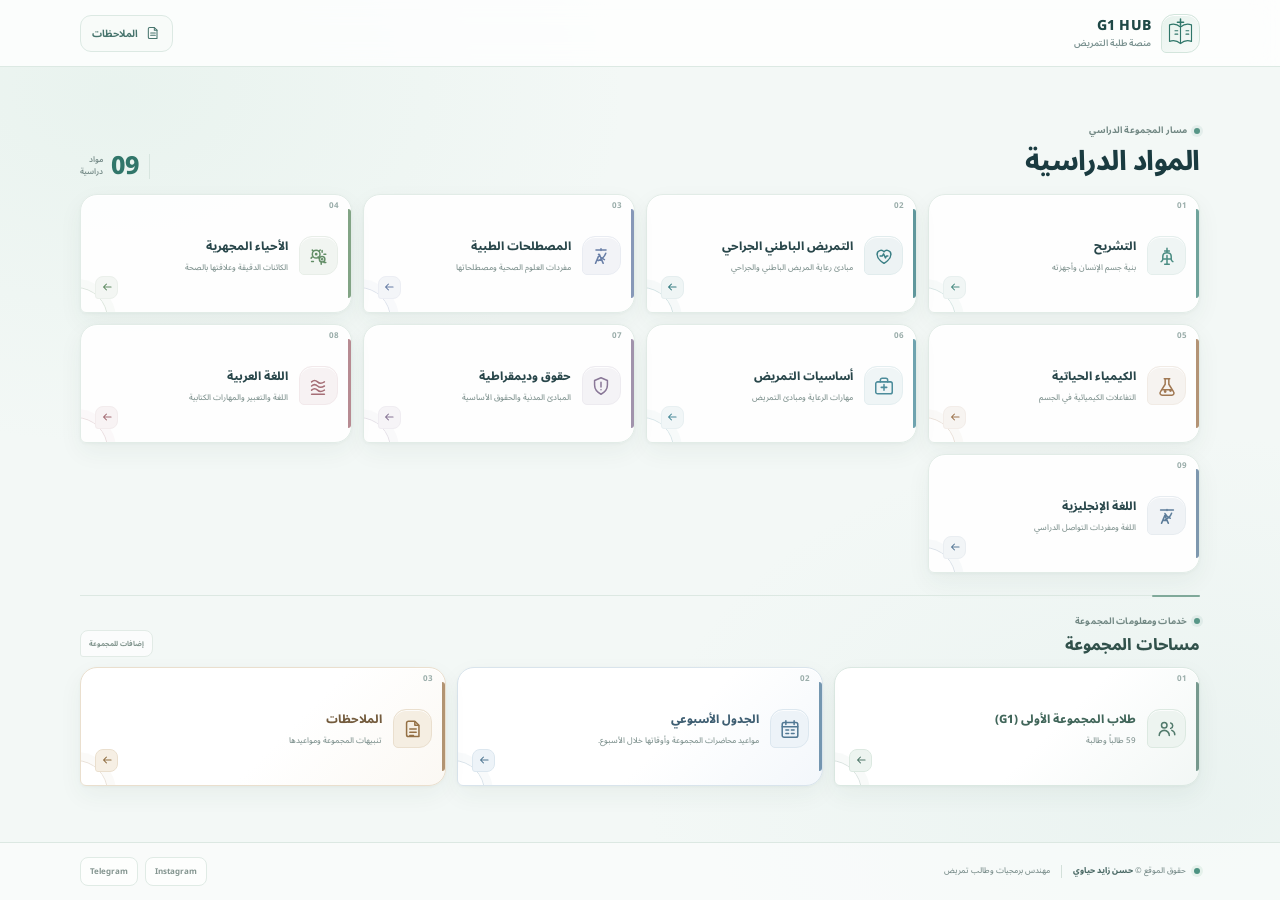
<file: index.html>
<!doctype html>
<html lang="ar" dir="rtl">
<head>
  <meta charset="utf-8">
  <meta name="viewport" content="width=device-width, initial-scale=1">
  <meta name="theme-color" content="#f3f8f6">
  <meta name="description" content="منصة دراسية منظمة لطلاب مجموعة التمريض G1.">
  <title>G1 HUB — المواد الدراسية</title>
  <link rel="stylesheet" href="css/style.css">
  <script src="js/data.js" defer></script>
  <script src="js/app.js" defer></script>
</head>
<body class="home-page" data-page="home">
  <header class="site-header">
    <div class="header-inner">
      <a class="brand" href="index.html" aria-label="G1 HUB — الرئيسية">
        <span class="brand-mark" aria-hidden="true">
          <svg viewBox="0 0 48 48" fill="none"><path d="M8 11.5c6.2-2.2 11.4-.9 16 3.1 4.6-4 9.8-5.3 16-3.1v24c-6.2-2.2-11.4-.9-16 3.1-4.6-4-9.8-5.3-16-3.1v-24Z"/><path d="M24 15v23.5M16 20h4m-4 5h4m12-5h4m-4 5h4"/><path class="brand-cross" d="M24 3v9m-4.5-4.5h9"/></svg>
        </span>
        <span class="brand-copy"><strong data-group-name>G1 HUB</strong><small data-group-tagline>منصة طلبة التمريض</small></span>
      </a>
      <a class="header-note-link" href="notes.html"><span class="note-link-icon" aria-hidden="true"><svg viewBox="0 0 24 24"><path d="M7 3.75h7l4 4v12.5H7a2 2 0 0 1-2-2v-12.5a2 2 0 0 1 2-2Z"/><path d="M14 4v4h4M8.5 12h7m-7 3.5h7"/></svg></span>الملاحظات</a>
    </div>
  </header>

  <main class="home-main">
    <section class="course-section" aria-labelledby="courses-title">
      <div class="section-heading compact-heading">
        <div><p class="eyebrow"><span></span> مسار المجموعة الدراسي</p><h1 id="courses-title">المواد الدراسية</h1></div>
        <p class="course-count"><strong id="course-count">09</strong><span>مواد<br>دراسية</span></p>
      </div>
      <nav class="course-grid" id="course-grid" aria-label="المواد الدراسية"></nav>
    </section>
    <section class="group-tools-section" aria-labelledby="group-tools-title">
      <div class="group-tools-heading"><div><p class="eyebrow"><span></span> خدمات ومعلومات المجموعة</p><h2 id="group-tools-title">مساحات المجموعة</h2></div><span class="group-tools-note">إضافات للمجموعة</span></div>
      <nav class="course-grid group-tools-grid" id="group-tools-grid" aria-label="خدمات المجموعة"></nav>
    </section>
  </main>

  <footer class="site-footer">
    <div class="footer-inner">
      <div class="footer-owner"><span class="footer-dot" aria-hidden="true"></span><span>حقوق الموقع © <b data-owner-name>حسن زايد حياوي</b></span><i></i><span data-owner-role>مهندس برمجيات وطالب تمريض</span></div>
      <nav class="footer-socials" id="footer-socials" aria-label="حسابات صاحب الموقع"></nav>
    </div>
  </footer>
</body>
</html>
</file>
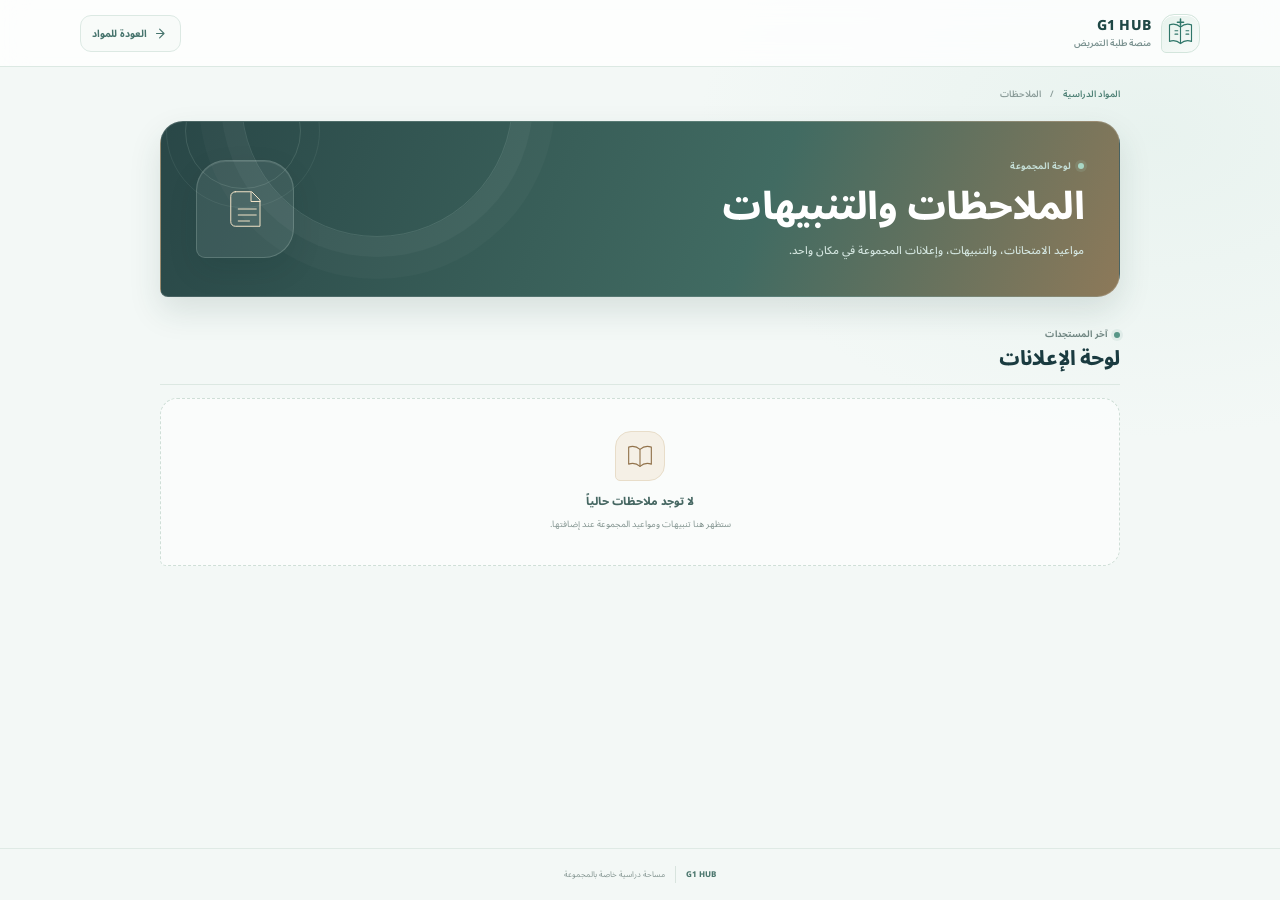
<file: notes.html>
<!doctype html>
<html lang="ar" dir="rtl">
<head>
  <meta charset="utf-8">
  <meta name="viewport" content="width=device-width, initial-scale=1">
  <meta name="theme-color" content="#f3f8f6">
  <meta name="description" content="لوحة ملاحظات وتنبيهات مجموعة التمريض G1.">
  <title>ملاحظات المجموعة — G1 HUB</title>
  <link rel="stylesheet" href="css/style.css">
  <script src="js/data.js" defer></script>
  <script src="js/app.js" defer></script>
</head>
<body class="inner-page" data-page="notes">
  <header class="site-header">
    <div class="header-inner">
      <a class="brand" href="index.html" aria-label="G1 HUB — الرئيسية">
        <span class="brand-mark" aria-hidden="true"><svg viewBox="0 0 48 48" fill="none"><path d="M8 11.5c6.2-2.2 11.4-.9 16 3.1 4.6-4 9.8-5.3 16-3.1v24c-6.2-2.2-11.4-.9-16 3.1-4.6-4-9.8-5.3-16-3.1v-24Z"/><path d="M24 15v23.5M16 20h4m-4 5h4m12-5h4m-4 5h4"/><path class="brand-cross" d="M24 3v9m-4.5-4.5h9"/></svg></span>
        <span class="brand-copy"><strong data-group-name>G1 HUB</strong><small data-group-tagline>منصة طلبة التمريض</small></span>
      </a>
      <a class="back-link" href="index.html"><svg viewBox="0 0 24 24" aria-hidden="true"><path d="M15 5 8 12l7 7M9 12h11"/></svg><span>العودة للمواد</span></a>
    </div>
  </header>
  <main class="inner-main notes-main">
    <nav class="breadcrumb" aria-label="مسار الصفحة"><a href="index.html">المواد الدراسية</a><span aria-hidden="true">/</span><span>الملاحظات</span></nav>
    <section class="subject-banner notes-banner" aria-labelledby="notes-title">
      <div class="subject-banner-copy"><p class="eyebrow"><span></span> لوحة المجموعة</p><h1 id="notes-title">الملاحظات والتنبيهات</h1><p class="subject-description">مواعيد الامتحانات، والتنبيهات، وإعلانات المجموعة في مكان واحد.</p></div>
      <div class="subject-banner-symbol" aria-hidden="true"><svg viewBox="0 0 64 64"><path d="M19 9h22l11 11v35H19a6 6 0 0 1-6-6V15a6 6 0 0 1 6-6Z"/><path d="M40 10v12h12M23 32h24M23 40h24M23 48h15"/></svg></div>
      <span class="banner-orbit orbit-one" aria-hidden="true"></span><span class="banner-orbit orbit-two" aria-hidden="true"></span>
    </section>
    <section class="lectures-section" aria-labelledby="notice-list-title">
      <div class="inner-section-title"><div><p class="eyebrow"><span></span> آخر المستجدات</p><h2 id="notice-list-title">لوحة الإعلانات</h2></div></div>
      <div class="notice-list" id="notice-list"></div>
      <div class="empty-panel" id="notes-empty" hidden><span class="empty-book notice-empty-icon" aria-hidden="true"><svg viewBox="0 0 48 48"><path d="M8 11.5c6.2-2.2 11.4-.9 16 3.1 4.6-4 9.8-5.3 16-3.1v24c-6.2-2.2-11.4-.9-16 3.1-4.6-4-9.8-5.3-16-3.1v-24Z"/><path d="M24 15v23.5"/></svg></span><strong>لا توجد ملاحظات حالياً</strong><p>ستظهر هنا تنبيهات ومواعيد المجموعة عند إضافتها.</p></div>
    </section>
  </main>
  <footer class="inner-footer"><a href="index.html">G1 HUB</a><span>مساحة دراسية خاصة بالمجموعة</span></footer>
</body>
</html>
</file>
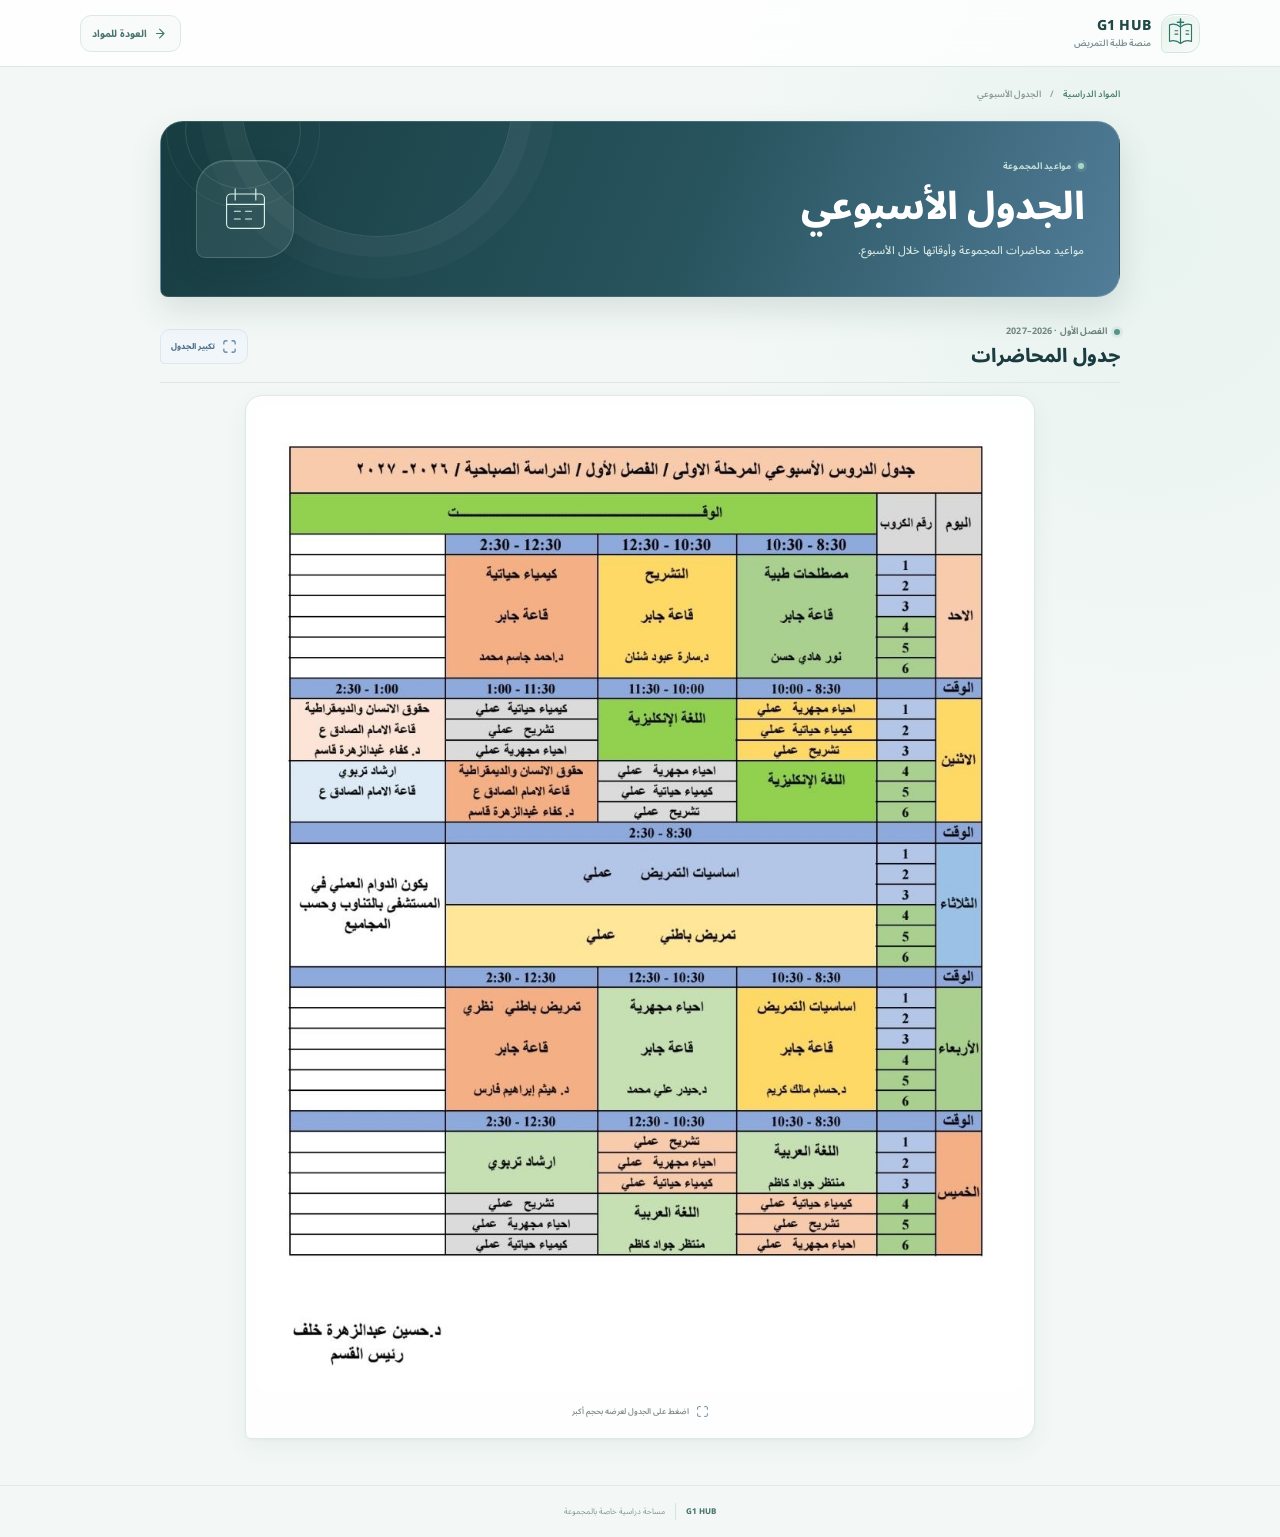
<file: schedule.html>
<!doctype html>
<html lang="ar" dir="rtl">
<head>
  <meta charset="utf-8">
  <meta name="viewport" content="width=device-width, initial-scale=1">
  <meta name="theme-color" content="#f3f8f6">
  <meta name="description" content="الجدول الأسبوعي لمحاضرات مجموعة التمريض G1.">
  <title>الجدول الأسبوعي — G1 HUB</title>
  <link rel="stylesheet" href="css/style.css">
  <script src="js/data.js" defer></script>
  <script src="js/app.js" defer></script>
</head>
<body class="inner-page" data-page="schedule">
  <header class="site-header">
    <div class="header-inner">
      <a class="brand" href="index.html" aria-label="G1 HUB — الرئيسية">
        <span class="brand-mark" aria-hidden="true"><svg viewBox="0 0 48 48" fill="none"><path d="M8 11.5c6.2-2.2 11.4-.9 16 3.1 4.6-4 9.8-5.3 16-3.1v24c-6.2-2.2-11.4-.9-16 3.1-4.6-4-9.8-5.3-16-3.1v-24Z"/><path d="M24 15v23.5M16 20h4m-4 5h4m12-5h4m-4 5h4"/><path class="brand-cross" d="M24 3v9m-4.5-4.5h9"/></svg></span>
        <span class="brand-copy"><strong data-group-name>G1 HUB</strong><small data-group-tagline>منصة طلبة التمريض</small></span>
      </a>
      <a class="back-link" href="index.html"><svg viewBox="0 0 24 24" aria-hidden="true"><path d="M15 5 8 12l7 7M9 12h11"/></svg><span>العودة للمواد</span></a>
    </div>
  </header>
  <main class="inner-main schedule-main">
    <nav class="breadcrumb" aria-label="مسار الصفحة"><a href="index.html">المواد الدراسية</a><span aria-hidden="true">/</span><span>الجدول الأسبوعي</span></nav>
    <section class="subject-banner schedule-banner" aria-labelledby="schedule-title">
      <div class="subject-banner-copy"><p class="eyebrow"><span></span> مواعيد المجموعة</p><h1 id="schedule-title">الجدول الأسبوعي</h1><p class="subject-description" data-schedule-description>مواعيد محاضرات المجموعة وأوقاتها خلال الأسبوع.</p></div>
      <div class="subject-banner-symbol" aria-hidden="true"><svg viewBox="0 0 64 64"><rect x="10" y="14" width="44" height="40" rx="5"/><path d="M20 8v13m24-13v13M10 26h44M19 34h7m6 0h7m-20 9h7m6 0h7"/></svg></div>
      <span class="banner-orbit orbit-one" aria-hidden="true"></span><span class="banner-orbit orbit-two" aria-hidden="true"></span>
    </section>
    <section class="schedule-view-section" aria-labelledby="schedule-image-title">
      <div class="schedule-view-heading"><div><p class="eyebrow"><span></span> الفصل الأول · 2026–2027</p><h2 id="schedule-image-title">جدول المحاضرات</h2></div><button class="schedule-zoom-button" id="schedule-image-open" type="button"><svg viewBox="0 0 24 24" aria-hidden="true"><path d="M8 3H5a2 2 0 0 0-2 2v3m13-5h3a2 2 0 0 1 2 2v3M3 16v3a2 2 0 0 0 2 2h3m13-5v3a2 2 0 0 1-2 2h-3"/></svg><span>تكبير الجدول</span></button></div>
      <figure class="schedule-image-card">
        <button class="schedule-image-open" type="button" id="schedule-image-open-secondary" aria-label="تكبير صورة الجدول الأسبوعي">
          <img id="schedule-preview-image" alt="صورة الجدول الأسبوعي لمحاضرات المجموعة" loading="eager">
        </button>
        <figcaption><span class="schedule-image-mark" aria-hidden="true"><svg viewBox="0 0 24 24"><path d="M8 3H5a2 2 0 0 0-2 2v3m13-5h3a2 2 0 0 1 2 2v3M3 16v3a2 2 0 0 0 2 2h3m13-5v3a2 2 0 0 1-2 2h-3"/></svg></span><span>اضغط على الجدول لعرضه بحجم أكبر</span></figcaption>
      </figure>
    </section>
    <dialog class="schedule-dialog" id="schedule-dialog" aria-labelledby="schedule-dialog-title">
      <div class="schedule-dialog-bar"><strong id="schedule-dialog-title">الجدول الأسبوعي</strong><button id="schedule-dialog-close" type="button" aria-label="إغلاق الجدول"><svg viewBox="0 0 24 24"><path d="m6 6 12 12M18 6 6 18"/></svg></button></div>
      <img id="schedule-dialog-image" alt="الجدول الأسبوعي لمحاضرات المجموعة بحجم مكبر">
    </dialog>
  </main>
  <footer class="inner-footer"><a href="index.html">G1 HUB</a><span>مساحة دراسية خاصة بالمجموعة</span></footer>
</body>
</html>
</file>
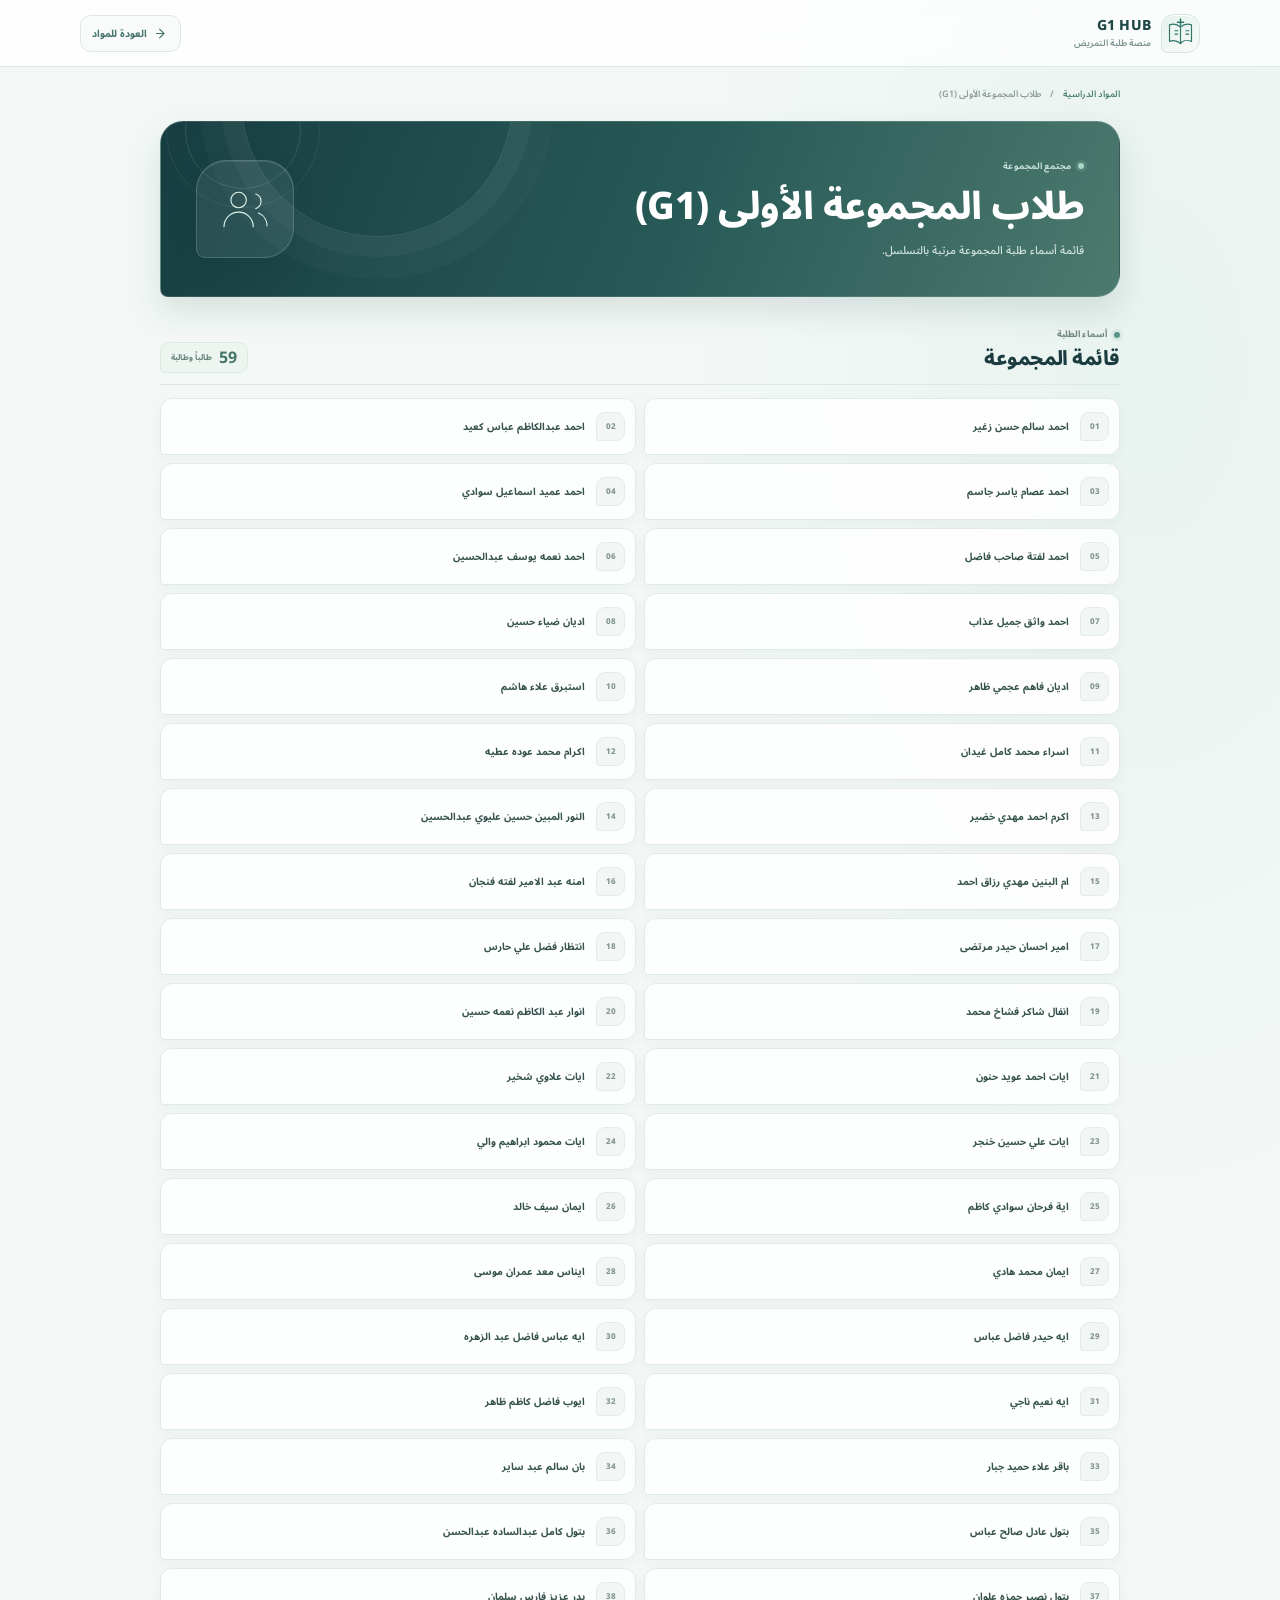
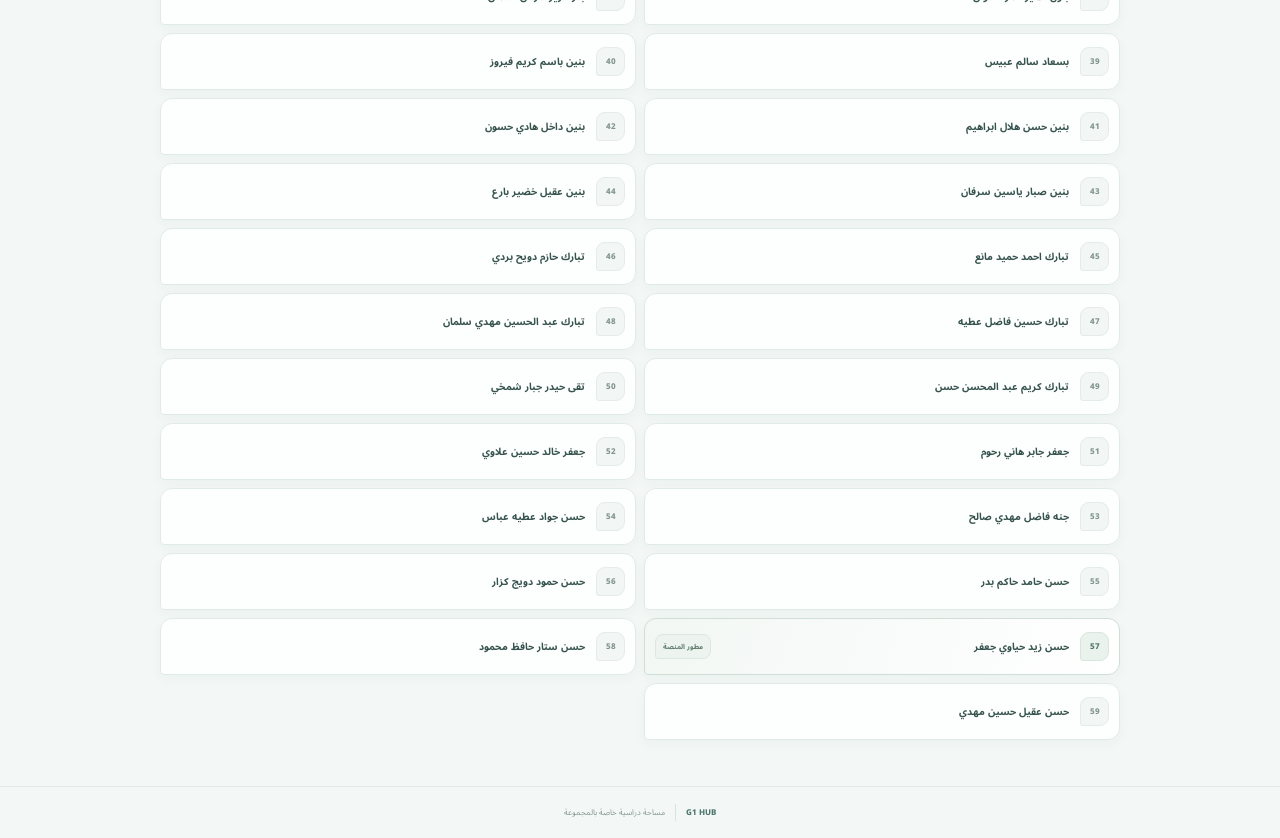
<file: students.html>
<!doctype html>
<html lang="ar" dir="rtl">
<head>
  <meta charset="utf-8">
  <meta name="viewport" content="width=device-width, initial-scale=1">
  <meta name="theme-color" content="#f3f8f6">
  <meta name="description" content="قائمة طلاب المجموعة الأولى G1 في منصة G1 HUB.">
  <title>طلاب المجموعة الأولى (G1) — G1 HUB</title>
  <link rel="stylesheet" href="css/style.css">
  <script src="js/data.js" defer></script>
  <script src="js/app.js" defer></script>
</head>
<body class="inner-page" data-page="students">
  <header class="site-header">
    <div class="header-inner">
      <a class="brand" href="index.html" aria-label="G1 HUB — الرئيسية">
        <span class="brand-mark" aria-hidden="true"><svg viewBox="0 0 48 48" fill="none"><path d="M8 11.5c6.2-2.2 11.4-.9 16 3.1 4.6-4 9.8-5.3 16-3.1v24c-6.2-2.2-11.4-3.1-16 3.1-4.6-4-9.8-5.3-16-3.1v-24Z"/><path d="M24 15v23.5M16 20h4m-4 5h4m12-5h4m-4 5h4"/><path class="brand-cross" d="M24 3v9m-4.5-4.5h9"/></svg></span>
        <span class="brand-copy"><strong data-group-name>G1 HUB</strong><small data-group-tagline>منصة طلبة التمريض</small></span>
      </a>
      <a class="back-link" href="index.html"><svg viewBox="0 0 24 24" aria-hidden="true"><path d="M15 5 8 12l7 7M9 12h11"/></svg><span>العودة للمواد</span></a>
    </div>
  </header>
  <main class="inner-main students-main">
    <nav class="breadcrumb" aria-label="مسار الصفحة"><a href="index.html">المواد الدراسية</a><span aria-hidden="true">/</span><span>طلاب المجموعة الأولى (G1)</span></nav>
    <section class="subject-banner students-banner" aria-labelledby="students-title">
      <div class="subject-banner-copy"><p class="eyebrow"><span></span> مجتمع المجموعة</p><h1 id="students-title">طلاب المجموعة الأولى (G1)</h1><p class="subject-description">قائمة أسماء طلبة المجموعة مرتبة بالتسلسل.</p></div>
      <div class="subject-banner-symbol" aria-hidden="true"><svg viewBox="0 0 64 64"><circle cx="24" cy="21" r="9"/><path d="M7 52a17 17 0 0 1 34 0M44 14a9 9 0 0 1 0 17m3 5a16 16 0 0 1 10 15"/></svg></div>
      <span class="banner-orbit orbit-one" aria-hidden="true"></span><span class="banner-orbit orbit-two" aria-hidden="true"></span>
    </section>
    <section class="students-section" aria-labelledby="student-list-title">
      <div class="inner-section-title"><div><p class="eyebrow"><span></span> أسماء الطلبة</p><h2 id="student-list-title">قائمة المجموعة</h2></div><span class="student-total"><strong id="student-count">00</strong><span>طالباً وطالبة</span></span></div>
      <ol class="student-list" id="student-list" aria-label="أسماء طلاب المجموعة الأولى"></ol>
    </section>
  </main>
  <footer class="inner-footer"><a href="index.html">G1 HUB</a><span>مساحة دراسية خاصة بالمجموعة</span></footer>
</body>
</html>
</file>
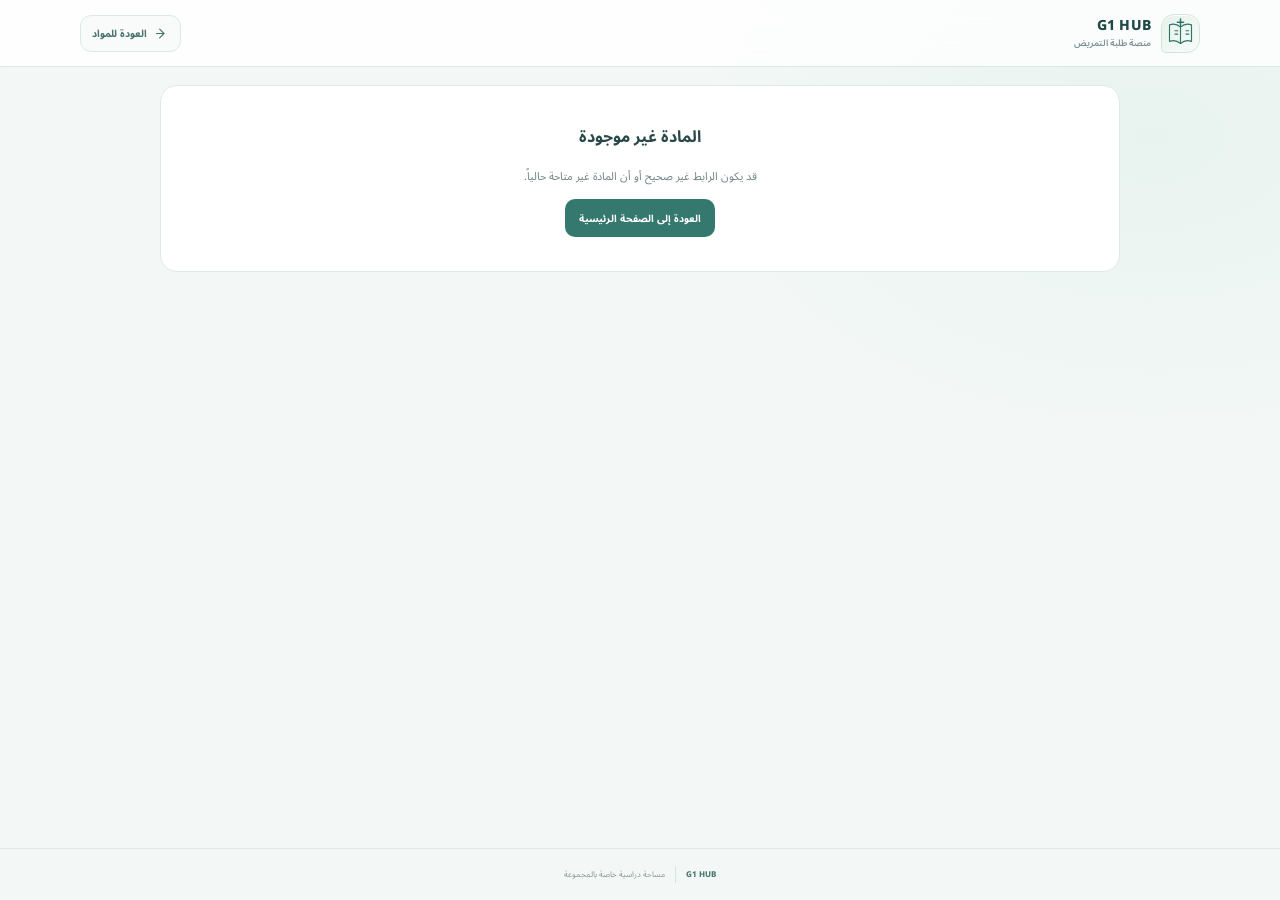
<file: subject.html>
<!doctype html>
<html lang="ar" dir="rtl">
<head>
  <meta charset="utf-8">
  <meta name="viewport" content="width=device-width, initial-scale=1">
  <meta name="theme-color" content="#f3f8f6">
  <meta name="description" content="صفحة المادة الدراسية ومحاضراتها في منصة G1 HUB.">
  <title>المادة الدراسية — G1 HUB</title>
  <link rel="stylesheet" href="css/style.css">
  <script src="js/data.js" defer></script>
  <script src="js/app.js" defer></script>
</head>
<body class="inner-page" data-page="subject">
  <header class="site-header">
    <div class="header-inner">
      <a class="brand" href="index.html" aria-label="G1 HUB — الرئيسية">
        <span class="brand-mark" aria-hidden="true"><svg viewBox="0 0 48 48" fill="none"><path d="M8 11.5c6.2-2.2 11.4-.9 16 3.1 4.6-4 9.8-5.3 16-3.1v24c-6.2-2.2-11.4-.9-16 3.1-4.6-4-9.8-5.3-16-3.1v-24Z"/><path d="M24 15v23.5M16 20h4m-4 5h4m12-5h4m-4 5h4"/><path class="brand-cross" d="M24 3v9m-4.5-4.5h9"/></svg></span>
        <span class="brand-copy"><strong data-group-name>G1 HUB</strong><small data-group-tagline>منصة طلبة التمريض</small></span>
      </a>
      <a class="back-link" href="index.html"><svg viewBox="0 0 24 24" aria-hidden="true"><path d="M15 5 8 12l7 7M9 12h11"/></svg><span>العودة للمواد</span></a>
    </div>
  </header>

  <main class="inner-main" id="subject-content">
    <nav class="breadcrumb" aria-label="مسار الصفحة"><a href="index.html">المواد الدراسية</a><span id="subject-parent-divider" aria-hidden="true" hidden>/</span><a id="subject-parent-link" hidden></a><span aria-hidden="true">/</span><span id="subject-breadcrumb">المادة</span></nav>
    <section class="subject-banner" id="subject-banner" aria-labelledby="subject-title">
      <div class="subject-banner-copy"><p class="eyebrow"><span></span> مساحة المادة الدراسية</p><h1 id="subject-title">المادة الدراسية</h1><p id="subject-description" class="subject-description"></p></div>
      <div class="subject-banner-symbol" id="subject-icon" aria-hidden="true"></div>
      <span class="banner-orbit orbit-one" aria-hidden="true"></span><span class="banner-orbit orbit-two" aria-hidden="true"></span>
    </section>
    <section class="rights-resource" id="rights-resource" hidden aria-label="كتاب وفهرست الحقوق والديمقراطية">
      <article class="rights-book-card">
        <span class="rights-book-icon" aria-hidden="true"><svg viewBox="0 0 48 48"><path d="M8 11.5c6.2-2.2 11.4-.9 16 3.1 4.6-4 9.8-5.3 16-3.1v24c-6.2-2.2-11.4-.9-16 3.1-4.6-4-9.8-5.3-16-3.1v-24Z"/><path d="M24 15v23.5M16 20h4m-4 5h4m12-5h4m-4 5h4"/></svg></span>
        <div class="rights-book-copy"><span class="rights-book-kicker">الكتاب الكامل · PDF</span><h2>تحميل كتاب الحقوق والديمقراطية كامل</h2><p>النسخة الكاملة للكتاب بصيغة PDF.</p></div>
        <a class="rights-download-button" id="rights-book-download" href="#" download><span>تحميل الكتاب</span><svg viewBox="0 0 24 24" aria-hidden="true"><path d="M12 3v12m-5-5 5 5 5-5M5 17v3h14v-3"/></svg></a>
      </article>
      <details class="rights-toc-panel" id="rights-toc-panel">
        <summary class="rights-toc-trigger"><span class="toc-trigger-icon" aria-hidden="true"><svg viewBox="0 0 24 24"><path d="M8 5h12M8 12h12M8 19h12M3.5 5h.01M3.5 12h.01M3.5 19h.01"/></svg></span><span class="toc-trigger-copy"><strong>فهرست الكتاب</strong><small>باب ← فصل ← مبحث</small></span><span class="toc-trigger-action">عرض الفهرست<svg viewBox="0 0 24 24" aria-hidden="true"><path d="m6 9 6 6 6-6"/></svg></span></summary>
        <div class="rights-toc-tree" id="rights-toc-tree"></div>
      </details>
    </section>
    <section class="subject-options" id="subject-options" hidden aria-labelledby="subject-options-title">
      <div class="inner-section-title"><div><p class="eyebrow"><span></span> أقسام المادة</p><h2 id="subject-options-title">اختر القسم</h2></div></div>
      <div class="subject-option-list" id="subject-option-list"></div>
    </section>
    <section class="single-resource" id="single-resource" hidden aria-labelledby="single-resource-title">
      <article class="single-resource-card">
        <span class="single-resource-icon" aria-hidden="true"><svg viewBox="0 0 48 48"><path d="M8 11.5c6.2-2.2 11.4-.9 16 3.1 4.6-4 9.8-5.3 16-3.1v24c-6.2-2.2-11.4-.9-16 3.1-4.6-4-9.8-5.3-16-3.1v-24Z"/><path d="M24 15v23.5M16 20h4m-4 5h4m12-5h4m-4 5h4"/></svg></span>
        <div class="single-resource-copy"><span class="single-resource-kicker" id="single-resource-kicker">ملف المادة</span><h2 id="single-resource-title">تحميل الملف</h2><p id="single-resource-description"></p></div>
        <a class="single-resource-download" id="single-resource-download" href="#" download><svg viewBox="0 0 24 24" aria-hidden="true"><path d="M12 3v12m-5-5 5 5 5-5M5 17v3h14v-3"/></svg><span>تحميل الملف</span></a>
      </article>
    </section>
    <section class="lectures-section" aria-labelledby="lectures-title">
      <div class="inner-section-title"><div><p class="eyebrow"><span></span> المحتوى الدراسي</p><h2 id="lectures-title">المحاضرات</h2></div><span class="lecture-total" id="lecture-count">0 محاضرات</span></div>
      <div class="lecture-list" id="lecture-list"></div>
      <div class="empty-panel" id="lecture-empty" hidden><span class="empty-book" aria-hidden="true"><svg viewBox="0 0 48 48"><path d="M8 11.5c6.2-2.2 11.4-.9 16 3.1 4.6-4 9.8-5.3 16-3.1v24c-6.2-2.2-11.4-.9-16 3.1-4.6-4-9.8-5.3-16-3.1v-24Z"/><path d="M24 15v23.5"/></svg></span><strong>لا توجد محاضرات مضافة حالياً</strong><p>ستظهر المحاضرات هنا عند إضافتها إلى بيانات المادة.</p></div>
    </section>
    <div class="missing-panel" id="subject-missing" hidden><strong>المادة غير موجودة</strong><p>قد يكون الرابط غير صحيح أو أن المادة غير متاحة حالياً.</p><a class="primary-link" href="index.html">العودة إلى الصفحة الرئيسية</a></div>
  </main>

  <footer class="inner-footer"><a href="index.html">G1 HUB</a><span>مساحة دراسية خاصة بالمجموعة</span></footer>
</body>
</html>
</file>
<file: css/style.css>
@import url('https://fonts.googleapis.com/css2?family=Noto+Sans+Arabic:wght@400;500;600;700;800&display=swap');

:root {
  color-scheme: light;
  --ink: #18363c;
  --muted: #6e8382;
  --soft-muted: #8fa19e;
  --paper: #f3f8f6;
  --white: #fff;
  --line: #dfeae5;
  --teal: #34786e;
  --teal-dark: #245b54;
  --shadow-card: 0 9px 24px rgba(30, 66, 60, .055), 0 1px 3px rgba(30, 66, 60, .04);
  --font-ar: "Noto Sans Arabic", "Segoe UI", Tahoma, Arial, sans-serif;
}

* { box-sizing: border-box; }
html { min-width: 320px; scroll-behavior: smooth; }
body { min-width: 320px; margin: 0; color: var(--ink); background: var(--paper); font-family: var(--font-ar); -webkit-font-smoothing: antialiased; }
a { color: inherit; }
a:focus-visible { outline: 3px solid rgba(55, 132, 116, .5); outline-offset: 3px; }
svg { width: 1em; height: 1em; display: block; }
[hidden] { display: none !important; }

.site-header { min-height: 66px; position: relative; z-index: 2; background: rgba(255,255,255,.78); border-bottom: 1px solid rgba(215,230,223,.86); backdrop-filter: blur(14px); }
.header-inner { width: min(1120px, calc(100% - 48px)); min-height: 66px; display: flex; align-items: center; justify-content: space-between; gap: 20px; margin-inline: auto; }
.brand { min-width: 0; display: inline-flex; align-items: center; gap: 10px; text-decoration: none; }
.brand-mark { width: 39px; height: 39px; display: grid; flex: 0 0 39px; place-items: center; color: #2f7669; background: linear-gradient(145deg, #e6f2ec, #f8fbf9); border: 1px solid #d3e5dc; border-radius: 13px 13px 13px 5px; box-shadow: inset 0 1px 0 white; }
.brand-mark svg { width: 33px; height: 33px; stroke: currentColor; stroke-width: 1.65; stroke-linecap: round; stroke-linejoin: round; }
.brand-mark .brand-cross { stroke-width: 2.2; }
.brand-copy { min-width: 0; display: grid; gap: 1px; }
.brand-copy strong { color: #1f4846; font-family: var(--font-ar); font-size: 14px; font-weight: 800; letter-spacing: .2px; line-height: 1.4; }
.brand-copy small { color: #7b9290; font-size: 9px; font-weight: 600; line-height: 1.5; }
.header-note-link, .back-link { min-height: 36px; display: inline-flex; align-items: center; justify-content: center; gap: 7px; padding: 7px 11px; color: #47746d; background: #f8fbf9; border: 1px solid #dce9e3; border-radius: 11px; font-size: 10px; font-weight: 700; text-decoration: none; transition: background .18s, border-color .18s, transform .18s; }
.header-note-link:hover, .back-link:hover { background: #edf6f1; border-color: #c2ddd1; transform: translateY(-1px); }
.note-link-icon { display: grid; place-items: center; }
.note-link-icon svg { width: 16px; height: 16px; fill: none; stroke: currentColor; stroke-width: 1.55; stroke-linecap: round; stroke-linejoin: round; }

.home-page { min-height: 100vh; min-height: 100svh; display: flex; flex-direction: column; overflow-x: hidden; background: radial-gradient(ellipse at 9% 10%, rgba(186,220,204,.18), transparent 31%), radial-gradient(ellipse at 92% 88%, rgba(198,223,218,.2), transparent 32%), var(--paper); }
.home-main { width: min(1120px, calc(100% - 48px)); flex: 1 0 auto; display: flex; flex-direction: column; align-items: center; justify-content: center; margin: 0 auto; padding-block: 17px 19px; }
.course-section { width: 100%; }
.section-heading, .inner-section-title { display: flex; align-items: flex-end; justify-content: space-between; gap: 20px; }
.compact-heading { margin-bottom: 13px; }
.eyebrow { display: flex; align-items: center; gap: 7px; margin: 0 0 3px; color: #718783; font-size: 9px; font-weight: 700; letter-spacing: .12px; }
.eyebrow > span { width: 6px; height: 6px; display: inline-block; flex: 0 0 6px; background: #579687; border-radius: 50%; box-shadow: 0 0 0 3px rgba(87,150,135,.1); }
.section-heading h1, .inner-section-title h2 { margin: 0; color: #1a3b40; font-size: clamp(21px, 2.5vw, 27px); font-weight: 800; letter-spacing: -.45px; line-height: 1.4; }
.course-count { display: flex; align-items: center; gap: 8px; margin: 0 1px 2px 0; padding-inline-start: 11px; border-inline-start: 1px solid #d7e5df; }
.course-count strong { color: #31766a; font-family: var(--font-ar); font-size: 25px; font-weight: 800; letter-spacing: -.5px; line-height: 1; }
.course-count span { color: #7a8f8c; font-size: 8px; font-weight: 600; line-height: 1.55; }
.course-grid { display: grid; grid-template-columns: repeat(4, minmax(0, 1fr)); gap: 11px; }
.course-card { min-width: 0; min-height: 119px; position: relative; isolation: isolate; display: grid; grid-template-columns: 40px minmax(0, 1fr) 24px; grid-template-rows: 1fr auto; align-items: center; column-gap: 10px; padding: 18px 13px 13px; overflow: hidden; color: var(--ink); background: rgba(255,255,255,.92); border: 1px solid #e2ece7; border-radius: 17px 17px 17px 6px; box-shadow: var(--shadow-card), inset 0 1px 0 rgba(255,255,255,.94); text-decoration: none; transition: transform .2s ease, box-shadow .2s ease, border-color .2s ease, background .2s ease; }
.course-card::before { content: ""; width: 62px; height: 62px; position: absolute; z-index: -1; inset-inline-end: -37px; bottom: -39px; border: 1px solid color-mix(in srgb, var(--course-accent) 22%, white); border-radius: 50%; box-shadow: 0 0 0 8px color-mix(in srgb, var(--course-accent) 4%, transparent); transition: transform .25s ease; }
.course-card::after { content: ""; width: 3px; position: absolute; inset-block: 14px; inset-inline-start: 0; background: var(--course-accent); border-radius: 0 3px 3px 0; opacity: .8; }
.course-card:hover { z-index: 1; background: #fff; border-color: color-mix(in srgb, var(--course-accent) 37%, white); box-shadow: 0 14px 30px rgba(30,66,60,.11), inset 0 1px 0 white; transform: translateY(-3px); }
.course-card:hover::before { transform: scale(1.22); }
.course-card:active { transform: translateY(-1px); }
.course-index { position: absolute; inset-inline-end: 12px; top: 7px; color: #9aadaa; font-family: var(--font-ar); font-size: 8px; font-weight: 700; direction: ltr; line-height: 1; }
.course-icon { width: 39px; height: 39px; grid-column: 1; grid-row: 1 / 3; display: grid; place-items: center; color: var(--course-accent); background: color-mix(in srgb, var(--course-accent) 9%, white); border: 1px solid color-mix(in srgb, var(--course-accent) 15%, white); border-radius: 13px 13px 13px 5px; box-shadow: inset 0 1px 0 rgba(255,255,255,.85); transition: background .2s ease, transform .2s ease; }
.course-card:hover .course-icon { background: color-mix(in srgb, var(--course-accent) 13%, white); transform: rotate(-3deg); }
.course-icon svg { width: 22px; height: 22px; }
.course-copy { min-width: 0; align-self: center; grid-column: 2; grid-row: 1 / 3; display: grid; gap: 5px; padding-block: 4px; }
.course-copy strong { display: -webkit-box; overflow: hidden; color: #28464a; font-size: 11.5px; font-weight: 800; line-height: 1.65; -webkit-box-orient: vertical; -webkit-line-clamp: 2; }
.course-copy small { display: -webkit-box; overflow: hidden; color: #849693; font-size: 8px; font-weight: 500; line-height: 1.65; -webkit-box-orient: vertical; -webkit-line-clamp: 1; }
.course-arrow { width: 23px; height: 23px; grid-column: 3; grid-row: 1 / 3; display: grid; align-self: end; place-items: center; color: var(--course-accent); background: color-mix(in srgb, var(--course-accent) 8%, white); border: 1px solid color-mix(in srgb, var(--course-accent) 13%, white); border-radius: 8px 8px 8px 3px; transition: color .18s, background .18s, transform .18s; }
.course-arrow svg { width: 14px; height: 14px; transform: rotate(180deg); stroke-width: 1.8; }
.course-card:hover .course-arrow { color: #fff; background: var(--course-accent); transform: translateX(-2px); }
.course-card-notes { background: linear-gradient(135deg, #fff 56%, #fbf8f3); border-color: #eadfce; }
.course-card-notes .course-icon { color: #947044; background: #f5eee2; border-color: #eadfce; }
.course-card-notes .course-copy strong { color: #735b3d; }
.course-card-notes .course-arrow { color: #927044; background: #f6efe4; border-color: #eadfce; }
.course-card-schedule { background: linear-gradient(135deg, #fff 58%, #f3f7fb); border-color: #d9e4ec; }
.course-card-schedule .course-icon { color: #527994; background: #edf3f8; border-color: #dce7ef; }
.course-card-schedule .course-copy strong { color: #3e5e72; }
.course-card-schedule .course-arrow { color: #527994; background: #edf3f8; border-color: #dce7ef; }
.course-card-students { background: linear-gradient(135deg, #fff 58%, #f2f7f5); border-color: #dbe8e2; }
.course-card-students .course-icon { color: #527a6c; background: #edf4f0; border-color: #dce9e1; }
.course-card-students .course-copy strong { color: #41665a; }
.course-card-students .course-arrow { color: #527a6c; background: #edf4f0; border-color: #dce9e1; }
.group-tools-section { width: 100%; position: relative; margin-top: 22px; padding-top: 16px; border-top: 1px solid #dce8e2; }
.group-tools-section::before { content: ""; width: 48px; height: 2px; position: absolute; inset-block-start: -1px; inset-inline-start: 0; background: #80a99a; border-radius: 2px; }
.group-tools-heading { display: flex; align-items: end; justify-content: space-between; gap: 16px; margin-bottom: 10px; }
.group-tools-heading .eyebrow { margin-bottom: 2px; }
.group-tools-heading h2 { margin: 0; color: #31514b; font-size: 16px; font-weight: 800; line-height: 1.5; }
.group-tools-note { padding: 5px 8px; color: #80948d; background: rgba(255,255,255,.66); border: 1px solid #e2ebe6; border-radius: 8px 8px 8px 3px; font-size: 7px; font-weight: 700; white-space: nowrap; }
.group-tools-grid { grid-template-columns: repeat(3, minmax(0, 1fr)); }

.site-footer { width: 100%; min-height: 58px; display: flex; align-items: center; background: rgba(255,255,255,.54); border-top: 1px solid rgba(216,230,223,.86); }
.footer-inner { width: min(1120px, calc(100% - 48px)); display: flex; align-items: center; justify-content: space-between; gap: 16px; margin-inline: auto; padding-block: 9px; }
.footer-owner { min-width: 0; display: flex; align-items: center; gap: 8px; color: #7d908e; font-size: 8px; font-weight: 500; line-height: 1.8; }
.footer-owner b { color: #496864; font-weight: 800; }
.footer-owner i { width: 1px; height: 13px; display: block; margin-inline: 3px; background: #d3e0da; }
.footer-dot { width: 6px; height: 6px; flex: 0 0 6px; background: #4d9382; border-radius: 50%; box-shadow: 0 0 0 3px #e5f1eb; }
.footer-socials { display: flex; align-items: center; gap: 7px; }
.footer-socials a { min-height: 28px; display: inline-flex; align-items: center; padding: 5px 9px; color: #55756e; background: rgba(255,255,255,.74); border: 1px solid #e0ebe5; border-radius: 8px; font-size: 8px; font-weight: 700; text-decoration: none; transition: background .18s, border-color .18s; }
.footer-socials a:hover { background: #edf6f1; border-color: #c9ded4; }
.footer-socials a[aria-disabled="true"] { color: #849590; cursor: default; }

/* Shared subject and notes pages */
.inner-page { min-height: 100vh; min-height: 100svh; display: flex; flex-direction: column; overflow-x: hidden; background: radial-gradient(ellipse at 90% 15%, rgba(189,221,210,.2), transparent 28%), var(--paper); }
.back-link svg { width: 15px; height: 15px; fill: none; stroke: currentColor; stroke-width: 1.8; stroke-linecap: round; stroke-linejoin: round; transform: rotate(180deg); }
.inner-main { width: min(960px, calc(100% - 48px)); flex: 1 0 auto; margin-inline: auto; padding-block: 18px 46px; }
.breadcrumb { display: flex; align-items: center; gap: 9px; margin-bottom: 17px; color: #8a9b98; font-size: 9px; font-weight: 600; }
.breadcrumb a { color: #4e8075; text-decoration: none; }
.breadcrumb a:hover { text-decoration: underline; }
.subject-banner { min-height: 176px; position: relative; isolation: isolate; display: flex; align-items: center; justify-content: space-between; gap: 22px; padding: 29px 35px; overflow: hidden; color: #fff; background: linear-gradient(112deg, #173d41 0%, #275a57 54%, color-mix(in srgb, var(--course-accent, #4b8d83) 78%, #28615a) 100%); border: 1px solid rgba(255,255,255,.14); border-radius: 23px 23px 23px 8px; box-shadow: 0 14px 32px rgba(28,71,65,.13); }
.subject-banner::before { content: ""; width: 270px; height: 270px; position: absolute; z-index: -1; inset-inline-end: 80px; top: -157px; border: 1px solid rgba(234,255,246,.12); border-radius: 50%; box-shadow: 0 0 0 20px rgba(234,255,246,.035), 0 0 0 42px rgba(234,255,246,.025); }
.subject-banner-copy { position: relative; z-index: 1; }
.subject-banner .eyebrow { color: #c5ded6; font-size: 9px; }
.subject-banner .eyebrow > span { background: #a9d7c5; box-shadow: 0 0 0 3px rgba(169,215,197,.14); }
.subject-banner h1 { margin: 3px 0 5px; color: #fff; font-size: clamp(25px, 4vw, 38px); font-weight: 800; letter-spacing: -.5px; line-height: 1.5; }
.subject-description { max-width: 500px; margin: 0; color: #d3e5df; font-size: 11px; font-weight: 500; line-height: 1.9; }
.subject-banner-symbol { width: 98px; height: 98px; position: relative; z-index: 1; display: grid; flex: 0 0 98px; place-items: center; color: #dcf4eb; background: rgba(237,255,246,.08); border: 1px solid rgba(220,244,235,.19); border-radius: 30px 30px 30px 9px; box-shadow: inset 0 1px 0 rgba(255,255,255,.1), 0 12px 30px rgba(9,37,39,.1); }
.subject-banner-symbol > svg { width: 55px; height: 55px; fill: none; stroke: currentColor; stroke-width: 1.3; stroke-linecap: round; stroke-linejoin: round; }
.subject-banner-symbol > svg path:first-child { fill: rgba(236,255,246,.055); }
.subject-banner-symbol > svg .icon-extra { fill: none; }
.banner-orbit { position: absolute; z-index: -1; display: block; border: 1px solid rgba(227,249,239,.12); border-radius: 50%; }
.orbit-one { width: 116px; height: 116px; inset-inline-end: 24px; top: -49px; }
.orbit-two { width: 154px; height: 154px; inset-inline-end: 5px; top: -68px; border-color: rgba(227,249,239,.07); }
.lectures-section { margin-top: 28px; }
.inner-section-title { align-items: end; margin-bottom: 13px; padding-bottom: 11px; border-bottom: 1px solid #dce8e2; }
.inner-section-title h2 { font-size: 20px; }
.inner-section-title .eyebrow { margin-bottom: 1px; }
.lecture-total { padding: 6px 9px; color: #64817b; background: #eaf3ee; border: 1px solid #d9e8df; border-radius: 999px; font-size: 8px; font-weight: 700; white-space: nowrap; }
.lecture-list, .notice-list { display: grid; gap: 9px; }
.lecture-row { min-height: 66px; display: grid; grid-template-columns: 40px minmax(0,1fr) auto; align-items: center; gap: 12px; padding: 10px 13px; background: rgba(255,255,255,.83); border: 1px solid #e0ebe5; border-radius: 13px 13px 13px 5px; box-shadow: 0 4px 14px rgba(30,66,60,.035); }
.lecture-number { width: 34px; height: 34px; display: grid; place-items: center; color: #49786f; background: #eaf4ef; border: 1px solid #d9e9e1; border-radius: 10px 10px 10px 4px; font-size: 10px; font-weight: 800; direction: ltr; }
.lecture-details { min-width: 0; display: grid; gap: 2px; }
.lecture-details strong { overflow-wrap: anywhere; color: #29484a; font-size: 11px; font-weight: 700; line-height: 1.7; }
.lecture-details small { color: #8a9a96; font-size: 8px; line-height: 1.6; }
.lecture-open { width: 31px; height: 31px; display: grid; place-items: center; color: #3d7b6e; background: #eff7f3; border: 1px solid #dfede5; border-radius: 9px 9px 9px 3px; transition: background .18s, color .18s; }
.lecture-open:hover { color: #fff; background: #3d7b6e; }
.lecture-open svg { width: 16px; height: 16px; transform: rotate(180deg); }
.subject-options, .single-resource { margin-top: 25px; }
.subject-option-list { display: grid; grid-template-columns: repeat(2, minmax(0,1fr)); gap: 12px; }
.subject-option-card { min-width: 0; min-height: 98px; position: relative; isolation: isolate; display: grid; grid-template-columns: 42px minmax(0,1fr) 30px; align-items: center; gap: 12px; padding: 16px 15px; overflow: hidden; color: var(--ink); background: rgba(255,255,255,.88); border: 1px solid #e0ebe5; border-radius: 15px 15px 15px 5px; box-shadow: var(--shadow-card); text-decoration: none; transition: transform .2s, border-color .2s, box-shadow .2s; }
.subject-option-card::before { content: ""; width: 76px; height: 76px; position: absolute; z-index: -1; inset-inline-end: -47px; bottom: -49px; border: 1px solid color-mix(in srgb, var(--course-accent) 23%, white); border-radius: 50%; transition: transform .2s; }
.subject-option-card:hover { border-color: color-mix(in srgb, var(--course-accent) 37%, white); box-shadow: 0 11px 25px rgba(30,66,60,.09); transform: translateY(-2px); }
.subject-option-card:hover::before { transform: scale(1.2); }
.subject-option-number { position: absolute; inset-inline-end: 12px; top: 7px; color: #96a7a2; font-family: Arial, sans-serif; font-size: 8px; font-weight: 700; direction: ltr; }
.subject-option-icon { width: 40px; height: 40px; display: grid; place-items: center; color: var(--course-accent); background: color-mix(in srgb, var(--course-accent) 9%, white); border: 1px solid color-mix(in srgb, var(--course-accent) 16%, white); border-radius: 13px 13px 13px 5px; }
.subject-option-icon svg { width: 22px; height: 22px; }
.subject-option-copy { min-width: 0; display: grid; gap: 4px; padding-top: 5px; }
.subject-option-copy strong { color: #2f4b49; font-size: 11px; font-weight: 800; line-height: 1.7; }
.subject-option-copy small { color: #82928d; font-size: 8px; line-height: 1.7; }
.subject-option-arrow { width: 27px; height: 27px; display: grid; place-items: center; color: var(--course-accent); background: color-mix(in srgb, var(--course-accent) 8%, white); border: 1px solid color-mix(in srgb, var(--course-accent) 14%, white); border-radius: 9px 9px 9px 3px; transition: color .18s, background .18s; }
.subject-option-arrow svg { width: 15px; height: 15px; transform: rotate(180deg); }
.subject-option-card:hover .subject-option-arrow { color: #fff; background: var(--course-accent); }
.single-resource-card { min-height: 118px; display: grid; grid-template-columns: 48px minmax(0,1fr) auto; align-items: center; gap: 14px; padding: 17px 18px; background: linear-gradient(110deg, #fff 20%, #f6faf7); border: 1px solid #dce9e2; border-radius: 17px 17px 17px 6px; box-shadow: var(--shadow-card); }
.single-resource-icon { width: 46px; height: 46px; display: grid; place-items: center; color: #598673; background: #eaf4ee; border: 1px solid #dcebe1; border-radius: 14px 14px 14px 5px; }
.single-resource-icon svg { width: 32px; height: 32px; fill: none; stroke: currentColor; stroke-width: 1.6; stroke-linecap: round; stroke-linejoin: round; }
.single-resource-copy { min-width: 0; }
.single-resource-kicker { color: #719183; font-size: 8px; font-weight: 700; }
.single-resource-copy h2 { margin: 2px 0; color: #2b4741; font-size: 13px; font-weight: 800; line-height: 1.7; }
.single-resource-copy p { margin: 0; color: #82928d; font-size: 9px; line-height: 1.75; }
.single-resource-download, .lecture-download-button { min-height: 36px; display: inline-flex; align-items: center; justify-content: center; gap: 7px; padding: 7px 12px; color: #fff; background: #3c7d68; border: 1px solid #36745f; border-radius: 10px 10px 10px 4px; box-shadow: 0 5px 12px rgba(41,104,81,.13); font-size: 9px; font-weight: 800; text-decoration: none; white-space: nowrap; transition: transform .18s, background .18s, box-shadow .18s; }
.single-resource-download:hover, .lecture-download-button:hover { background: #2f6c59; box-shadow: 0 7px 16px rgba(41,104,81,.2); transform: translateY(-1px); }
.single-resource-download svg, .lecture-download-button svg { width: 15px; height: 15px; flex: 0 0 15px; fill: none; stroke: currentColor; stroke-width: 1.8; stroke-linecap: round; stroke-linejoin: round; }
.lecture-download-button { min-width: 80px; min-height: 33px; padding: 6px 9px; font-size: 8px; }
.rights-resource { display: grid; gap: 13px; margin-top: 18px; }
.rights-book-card { min-height: 110px; display: grid; grid-template-columns: 48px minmax(0,1fr) auto; align-items: center; gap: 14px; padding: 16px 18px; background: linear-gradient(110deg, #fff 20%, #fbf9fd); border: 1px solid #e7dfeb; border-radius: 17px 17px 17px 6px; box-shadow: var(--shadow-card); }
.rights-book-icon { width: 46px; height: 46px; display: grid; place-items: center; color: #7c648c; background: #f1ebf5; border: 1px solid #e5dbea; border-radius: 14px 14px 14px 5px; }
.rights-book-icon svg { width: 32px; height: 32px; fill: none; stroke: currentColor; stroke-width: 1.6; stroke-linecap: round; stroke-linejoin: round; }
.rights-book-copy { min-width: 0; }
.rights-book-kicker { color: #94849d; font-size: 8px; font-weight: 700; }
.rights-book-copy h2 { margin: 2px 0; color: #3d3744; font-size: 13px; font-weight: 800; line-height: 1.7; }
.rights-book-copy p { margin: 0; color: #87918f; font-size: 9px; line-height: 1.7; }
.rights-download-button { min-height: 39px; display: inline-flex; align-items: center; justify-content: center; gap: 8px; padding: 8px 13px; color: #fff; background: linear-gradient(135deg, #766187, #604d73); border: 1px solid #70587f; border-radius: 11px 11px 11px 4px; box-shadow: 0 5px 12px rgba(91,70,107,.15); font-size: 9px; font-weight: 800; text-decoration: none; white-space: nowrap; transition: transform .18s, box-shadow .18s, filter .18s; }
.rights-download-button:hover { filter: brightness(1.07); box-shadow: 0 8px 17px rgba(91,70,107,.21); transform: translateY(-1px); }
.rights-download-button svg { width: 16px; height: 16px; flex: 0 0 16px; fill: none; stroke: currentColor; stroke-width: 1.7; stroke-linecap: round; stroke-linejoin: round; }
.rights-toc-panel { overflow: hidden; background: rgba(255,255,255,.77); border: 1px solid #dfe8e3; border-radius: 15px 15px 15px 6px; box-shadow: 0 5px 17px rgba(30,66,60,.035); }
.rights-toc-panel > summary, .toc-door > summary, .toc-chapter > summary { list-style: none; cursor: pointer; }
.rights-toc-panel > summary::-webkit-details-marker, .toc-door > summary::-webkit-details-marker, .toc-chapter > summary::-webkit-details-marker { display: none; }
.rights-toc-trigger { min-height: 66px; display: grid; grid-template-columns: 38px minmax(0,1fr) auto; align-items: center; gap: 11px; padding: 9px 14px; }
.toc-trigger-icon { width: 36px; height: 36px; display: grid; place-items: center; color: #4d7d70; background: #eaf3ee; border: 1px solid #dce9e2; border-radius: 11px 11px 11px 4px; }
.toc-trigger-icon svg { width: 19px; height: 19px; fill: none; stroke: currentColor; stroke-width: 1.7; stroke-linecap: round; }
.toc-trigger-copy { display: grid; gap: 1px; }
.toc-trigger-copy strong { color: #2f4c4a; font-size: 12px; font-weight: 800; }
.toc-trigger-copy small { color: #8a9a95; font-size: 8px; font-weight: 600; }
.toc-trigger-action { display: inline-flex; align-items: center; gap: 6px; padding: 6px 9px; color: #56786e; background: #f4f8f5; border: 1px solid #e1ebe5; border-radius: 9px; font-size: 8px; font-weight: 800; white-space: nowrap; }
.toc-trigger-action svg { width: 14px; height: 14px; fill: none; stroke: currentColor; stroke-width: 1.8; stroke-linecap: round; stroke-linejoin: round; transition: transform .2s; }
.rights-toc-panel[open] .toc-trigger-action svg { transform: rotate(180deg); }
.rights-toc-tree { display: grid; gap: 10px; padding: 0 13px 14px; }
.toc-door { overflow: hidden; background: #fbfcfb; border: 1px solid #e1eae5; border-radius: 12px 12px 12px 5px; }
.toc-door > summary { min-height: 49px; display: grid; grid-template-columns: 25px minmax(0,1fr) 22px; align-items: center; gap: 9px; padding: 8px 11px; color: #35584f; background: linear-gradient(110deg, #f8fbf9, #eef5f0); font-size: 10px; font-weight: 800; line-height: 1.7; }
.toc-door > summary > svg { width: 19px; height: 19px; fill: none; stroke: #598273; stroke-width: 1.55; stroke-linecap: round; stroke-linejoin: round; }
.toc-state-icon { width: 20px; height: 20px; display: grid; place-items: center; color: #5b8174; background: rgba(255,255,255,.74); border: 1px solid #deebe3; border-radius: 7px; font-family: Arial, sans-serif; font-size: 14px; font-weight: 400; line-height: 1; transition: transform .18s, background .18s; }
.toc-door[open] > summary .toc-state-icon, .toc-chapter[open] > summary .toc-state-icon { color: #fff; background: #5c8879; border-color: #5c8879; transform: rotate(45deg); }
.toc-chapter-list { display: grid; gap: 7px; padding: 10px; }
.toc-chapter { overflow: hidden; background: #fff; border: 1px solid #e6ece8; border-radius: 10px 10px 10px 4px; }
.toc-chapter > summary { min-height: 44px; display: grid; grid-template-columns: 26px minmax(0,1fr) 19px; align-items: center; gap: 8px; padding: 7px 9px; color: #405c57; font-size: 9px; font-weight: 700; line-height: 1.75; }
.toc-chapter-number { width: 24px; height: 24px; display: grid; place-items: center; color: #638278; background: #eff5f1; border: 1px solid #e1ebe4; border-radius: 8px 8px 8px 3px; font-family: Arial, sans-serif; font-size: 8px; direction: ltr; }
.toc-chapter-title { min-width: 0; }
.toc-chapter .toc-state-icon { width: 18px; height: 18px; font-size: 13px; }
.toc-mabhath-list { display: grid; gap: 5px; margin: 0; padding: 2px 43px 11px 10px; list-style: none; }
.toc-mabhath-list li { display: grid; grid-template-columns: 70px minmax(0,1fr); align-items: start; gap: 8px; padding: 7px 0; border-top: 1px solid #eef2ef; }
.toc-mabhath-number { width: fit-content; padding: 3px 7px; color: #7a6588; background: #f4eff6; border: 1px solid #ebe3ef; border-radius: 999px; font-size: 7px; font-weight: 800; line-height: 1.6; white-space: nowrap; }
.toc-mabhath-title { color: #667c76; font-size: 9px; font-weight: 600; line-height: 1.85; }
.empty-panel { min-height: 168px; display: flex; flex-direction: column; align-items: center; justify-content: center; padding: 25px; color: #728682; background: rgba(255,255,255,.56); border: 1px dashed #cfdfd7; border-radius: 17px 17px 17px 6px; text-align: center; }
.empty-book { width: 50px; height: 50px; display: grid; place-items: center; margin-bottom: 9px; color: #4f897b; background: #eaf4ef; border: 1px solid #dae9e1; border-radius: 16px 16px 16px 5px; }
.empty-book svg { width: 34px; height: 34px; fill: none; stroke: currentColor; stroke-width: 1.6; stroke-linecap: round; stroke-linejoin: round; }
.empty-panel strong { color: #466762; font-size: 11px; font-weight: 800; }
.empty-panel p { margin: 4px 0 0; color: #859692; font-size: 9px; line-height: 1.8; }
.missing-panel { padding: 34px; background: white; border: 1px solid var(--line); border-radius: 17px; text-align: center; }
.missing-panel strong { color: #29484a; }
.missing-panel p { color: var(--muted); font-size: 11px; }
.primary-link { display: inline-flex; min-height: 38px; align-items: center; padding: 8px 14px; color: white; background: #34786e; border-radius: 10px; font-size: 10px; font-weight: 700; text-decoration: none; }
.inner-footer { min-height: 52px; display: flex; align-items: center; justify-content: center; gap: 10px; color: #869793; border-top: 1px solid #dfeae5; font-size: 8px; }
.inner-footer a { color: #4d786f; font-weight: 800; text-decoration: none; }
.inner-footer span { padding-inline-start: 10px; border-inline-start: 1px solid #d8e4de; }
.notes-banner { --course-accent: #a07b52; background: linear-gradient(112deg, #294747, #416b62 62%, #8d7959); }
.notes-banner .subject-banner-symbol { color: #f5e6c9; }
.notes-banner .subject-banner-symbol > svg { width: 48px; height: 48px; }
.notice-card { padding: 17px 19px; background: rgba(255,255,255,.88); border: 1px solid #e0ebe5; border-inline-start: 3px solid #7a9b8e; border-radius: 13px 13px 13px 5px; box-shadow: 0 4px 14px rgba(30,66,60,.035); }
.notice-exam { border-inline-start-color: #c48b67; }
.notice-alert { border-inline-start-color: #c77370; }
.notice-schedule { border-inline-start-color: #668ca8; }
.notice-meta { display: flex; align-items: center; justify-content: space-between; gap: 10px; margin-bottom: 6px; }
.notice-category { padding: 3px 8px; color: #4e786b; background: #edf5f0; border-radius: 999px; font-size: 8px; font-weight: 800; }
.notice-exam .notice-category { color: #956447; background: #f9f0e7; }
.notice-alert .notice-category { color: #9b5f5c; background: #f9eceb; }
.notice-schedule .notice-category { color: #587a92; background: #ebf2f7; }
.notice-meta time { color: #899994; font-size: 8px; direction: ltr; }
.notice-card h3 { margin: 0; color: #29484a; font-size: 12px; font-weight: 800; line-height: 1.8; }
.notice-card p { margin: 3px 0 0; color: #6f8380; font-size: 10px; line-height: 1.9; white-space: pre-line; }
.notice-empty-icon { color: #92734c; background: #f5f0e6; border-color: #e8ddc9; }
.students-main { max-width: 1000px; }
.students-banner { --course-accent: #578174; }
.students-section { margin-top: 28px; }
.student-total { display: inline-flex; align-items: center; gap: 7px; padding: 6px 10px; color: #69847a; background: #edf5f0; border: 1px solid #dbe9e0; border-radius: 10px 10px 10px 4px; font-size: 8px; font-weight: 700; white-space: nowrap; }
.student-total strong { color: #477767; font-family: var(--font-ar); font-size: 16px; line-height: 1; }
.student-list { display: grid; grid-template-columns: repeat(2, minmax(0, 1fr)); gap: 8px; margin: 0; padding: 0; list-style: none; }
.student-row { min-width: 0; min-height: 57px; display: grid; grid-template-columns: 31px minmax(0, 1fr) auto; align-items: center; gap: 9px; padding: 8px 10px; background: rgba(255,255,255,.88); border: 1px solid #e1ebe6; border-radius: 12px 12px 12px 4px; box-shadow: 0 4px 12px rgba(30,66,60,.035); }
.student-number { width: 29px; height: 29px; display: grid; place-items: center; color: #82958f; background: #f2f6f4; border: 1px solid #e4ece8; border-radius: 9px 9px 9px 3px; font-size: 8px; font-weight: 800; direction: ltr; }
.student-name { min-width: 0; color: #36534d; font-size: 10px; font-weight: 700; line-height: 1.8; overflow-wrap: anywhere; }
.student-row-developer { background: linear-gradient(110deg, #f2f7f4, #fff); border-color: #cfdfd5; }
.student-row-developer .student-number { color: #55776a; background: #eaf2ed; border-color: #d8e6dd; }
.student-role { padding: 4px 7px; color: #648071; background: #edf4ef; border: 1px solid #dce8df; border-radius: 8px 8px 8px 3px; font-size: 7px; font-weight: 700; white-space: nowrap; }
.schedule-banner { --course-accent: #547f9e; background: linear-gradient(112deg, #173d41 0%, #28545e 56%, #527d99 100%); }
.schedule-view-section { margin-top: 25px; }
.schedule-view-heading { display: flex; align-items: center; justify-content: space-between; gap: 14px; margin-bottom: 12px; padding-bottom: 11px; border-bottom: 1px solid #dce8e2; }
.schedule-view-heading .eyebrow { margin-bottom: 1px; }
.schedule-view-heading h2 { margin: 0; color: #1a3b40; font-size: 19px; font-weight: 800; line-height: 1.5; }
.schedule-zoom-button { min-height: 35px; display: inline-flex; align-items: center; justify-content: center; gap: 7px; padding: 7px 10px; color: #4d7188; background: #f1f6fa; border: 1px solid #dce8ef; border-radius: 10px 10px 10px 4px; font: inherit; font-size: 8px; font-weight: 800; cursor: pointer; transition: background .18s, border-color .18s; }
.schedule-zoom-button:hover { background: #e6f0f6; border-color: #c7dce8; }
.schedule-zoom-button svg, .schedule-image-mark svg { width: 15px; height: 15px; fill: none; stroke: currentColor; stroke-width: 1.7; stroke-linecap: round; stroke-linejoin: round; }
.schedule-image-card { max-width: 790px; margin: 0 auto; padding: 10px; background: rgba(255,255,255,.91); border: 1px solid #dfe8e5; border-radius: 17px 17px 17px 6px; box-shadow: var(--shadow-card); }
.schedule-image-open { width: 100%; display: block; padding: 0; overflow: hidden; background: #fff; border: 0; border-radius: 10px; cursor: zoom-in; }
.schedule-image-open:focus-visible { outline: 3px solid #6591a9; outline-offset: 3px; }
.schedule-image-open img { width: 100%; height: auto; display: block; object-fit: contain; }
.schedule-image-card figcaption { min-height: 37px; display: flex; align-items: center; justify-content: center; gap: 7px; padding: 5px 8px 0; color: #80918e; font-size: 8px; font-weight: 600; }
.schedule-image-mark { display: inline-grid; place-items: center; color: #5a8097; }
.schedule-image-mark svg { width: 13px; height: 13px; }
.schedule-dialog { width: min(1120px, calc(100% - 24px)); max-width: none; max-height: calc(100vh - 24px); padding: 10px; overflow: auto; color: var(--ink); background: #f5f8f7; border: 1px solid #d7e3de; border-radius: 16px; box-shadow: 0 24px 80px rgba(5,24,29,.28); }
.schedule-dialog::backdrop { background: rgba(10, 28, 33, .72); backdrop-filter: blur(4px); }
.schedule-dialog-bar { min-height: 40px; position: sticky; z-index: 1; top: -10px; display: flex; align-items: center; justify-content: space-between; gap: 12px; margin: -10px -10px 10px; padding: 7px 10px; background: rgba(245,248,247,.96); border-bottom: 1px solid #dfe8e3; }
.schedule-dialog-bar strong { color: #34554f; font-size: 10px; font-weight: 800; }
.schedule-dialog-bar button { width: 29px; height: 29px; display: grid; place-items: center; color: #476e65; background: #eaf2ed; border: 1px solid #d9e6de; border-radius: 9px; cursor: pointer; }
.schedule-dialog-bar button svg { width: 15px; height: 15px; fill: none; stroke: currentColor; stroke-width: 1.8; stroke-linecap: round; }
.schedule-dialog > img { width: auto; max-width: 100%; height: auto; max-height: calc(100vh - 88px); display: block; margin: 0 auto; object-fit: contain; }

@media (min-width: 1500px) {
  .header-inner, .home-main, .footer-inner { width: min(1200px, calc(100% - 60px)); }
  .course-grid { gap: 13px; }
  .course-card { min-height: 124px; padding-inline: 15px; }
  .course-copy strong { font-size: 12px; }
}

@media (max-width: 1000px) {
  .course-grid { grid-template-columns: repeat(3, minmax(0, 1fr)); }
  .course-card { min-height: 110px; }
  .home-main { padding-block: 22px; }
}

@media (max-width: 650px) {
  .site-header, .header-inner { min-height: 60px; }
  .header-inner, .home-main, .footer-inner { width: calc(100% - 32px); }
  .brand-mark { width: 35px; height: 35px; flex-basis: 35px; border-radius: 11px 11px 11px 4px; }
  .brand-mark svg { width: 30px; height: 30px; }
  .brand-copy strong { font-size: 12px; }
  .brand-copy small { font-size: 8px; }
  .header-note-link, .back-link { min-height: 33px; padding: 6px 9px; font-size: 9px; }
  .home-main { align-items: flex-start; padding-block: 19px 25px; }
  .compact-heading { margin-bottom: 11px; }
  .section-heading h1 { font-size: 23px; }
  .eyebrow { font-size: 8px; }
  .group-tools-section { margin-top: 18px; padding-top: 13px; }
  .group-tools-heading { margin-bottom: 8px; }
  .group-tools-heading h2 { font-size: 14px; }
  .group-tools-note { font-size: 6px; }
  .course-grid { grid-template-columns: repeat(2, minmax(0, 1fr)); gap: 8px; }
  .course-card { min-height: 105px; grid-template-columns: 34px minmax(0,1fr) 21px; column-gap: 8px; padding: 17px 10px 10px; border-radius: 14px 14px 14px 5px; }
  .course-icon { width: 33px; height: 33px; border-radius: 11px 11px 11px 4px; }
  .course-icon svg { width: 19px; height: 19px; }
  .course-copy strong { font-size: 10px; line-height: 1.6; }
  .course-copy small { font-size: 7px; }
  .course-index { inset-inline-end: 9px; top: 7px; font-size: 7px; }
  .course-arrow { width: 21px; height: 21px; }
  .footer-inner { align-items: flex-start; flex-direction: column; gap: 7px; padding-block: 10px; }
  .footer-owner { flex-wrap: wrap; gap: 6px; font-size: 7px; }
  .footer-socials a { min-height: 25px; padding: 4px 8px; font-size: 7px; }
  .site-footer { min-height: 0; }
  .inner-main { width: calc(100% - 32px); padding-block: 14px 34px; }
  .breadcrumb { margin-bottom: 12px; font-size: 8px; }
  .subject-banner { min-height: 146px; gap: 14px; padding: 21px 19px; border-radius: 18px 18px 18px 6px; }
  .subject-banner h1 { max-width: 360px; font-size: clamp(21px, 6vw, 29px); }
  .subject-description { font-size: 9px; }
  .subject-banner-symbol { width: 72px; height: 72px; flex-basis: 72px; border-radius: 22px 22px 22px 6px; }
  .subject-banner-symbol > svg { width: 42px; height: 42px; }
  .lectures-section { margin-top: 22px; }
  .students-section { margin-top: 22px; }
  .student-list { grid-template-columns: 1fr; gap: 7px; }
  .student-row { min-height: 52px; gap: 8px; padding: 7px 9px; }
  .student-number { width: 27px; height: 27px; }
  .student-name { font-size: 9px; }
  .student-role { font-size: 7px; }
  .inner-section-title h2 { font-size: 18px; }
  .lecture-row { min-height: 59px; grid-template-columns: 34px minmax(0,1fr) auto; gap: 8px; padding: 8px 9px; }
  .lecture-number { width: 30px; height: 30px; font-size: 9px; }
  .lecture-details strong { font-size: 10px; }
  .empty-panel { min-height: 152px; padding: 20px 14px; }
  .schedule-view-section { margin-top: 19px; }
  .schedule-view-heading h2 { font-size: 16px; }
  .schedule-zoom-button { min-height: 32px; gap: 5px; padding: 6px 8px; font-size: 7px; }
  .schedule-zoom-button svg { width: 13px; height: 13px; }
  .schedule-image-card { padding: 7px; border-radius: 13px 13px 13px 5px; }
  .schedule-image-open { border-radius: 8px; }
  .schedule-image-card figcaption { min-height: 31px; font-size: 7px; }
  .schedule-dialog { width: calc(100% - 14px); max-height: calc(100vh - 14px); padding: 7px; border-radius: 12px; }
  .schedule-dialog-bar { top: -7px; margin: -7px -7px 7px; }
  .schedule-dialog > img { max-height: calc(100vh - 75px); }
  .subject-options, .single-resource { margin-top: 20px; }
  .subject-option-list { grid-template-columns: 1fr; gap: 8px; }
  .subject-option-card { min-height: 82px; grid-template-columns: 36px minmax(0,1fr) 27px; gap: 9px; padding: 13px 11px; }
  .subject-option-icon { width: 35px; height: 35px; }
  .subject-option-icon svg { width: 20px; height: 20px; }
  .subject-option-copy strong { font-size: 10px; }
  .subject-option-copy small { font-size: 8px; }
  .subject-option-arrow { width: 25px; height: 25px; }
  .single-resource-card { grid-template-columns: 38px minmax(0,1fr); gap: 9px; padding: 11px; }
  .single-resource-icon { width: 37px; height: 37px; border-radius: 11px 11px 11px 4px; }
  .single-resource-icon svg { width: 27px; height: 27px; }
  .single-resource-copy h2 { font-size: 10px; }
  .single-resource-copy p { font-size: 8px; }
  .single-resource-download { min-height: 34px; grid-column: 1 / -1; padding: 7px 10px; font-size: 9px; }
  .lecture-download-button { min-width: 61px; min-height: 29px; gap: 5px; padding: 5px 7px; font-size: 7px; }
  .lecture-download-button svg { width: 13px; height: 13px; flex-basis: 13px; }
  .rights-resource { gap: 9px; margin-top: 13px; }
  .rights-book-card { grid-template-columns: 38px minmax(0,1fr); gap: 9px; padding: 11px; }
  .rights-book-icon { width: 37px; height: 37px; border-radius: 11px 11px 11px 4px; }
  .rights-book-icon svg { width: 27px; height: 27px; }
  .rights-book-copy h2 { font-size: 10px; }
  .rights-book-copy p { font-size: 8px; }
  .rights-download-button { min-height: 34px; grid-column: 1 / -1; justify-self: stretch; padding: 7px 11px; font-size: 9px; }
  .rights-download-button svg { width: 15px; height: 15px; }
  .rights-toc-trigger { min-height: 58px; grid-template-columns: 33px minmax(0,1fr) auto; gap: 8px; padding: 8px 10px; }
  .toc-trigger-icon { width: 32px; height: 32px; }
  .toc-trigger-copy strong { font-size: 10px; }
  .toc-trigger-action { gap: 4px; padding: 5px 7px; font-size: 7px; }
  .rights-toc-tree { gap: 8px; padding: 0 8px 9px; }
  .toc-door > summary { grid-template-columns: 22px minmax(0,1fr) 20px; gap: 7px; padding-inline: 8px; font-size: 9px; }
  .toc-door > summary > svg { width: 17px; height: 17px; }
  .toc-chapter-list { gap: 6px; padding: 7px; }
  .toc-chapter > summary { grid-template-columns: 23px minmax(0,1fr) 18px; gap: 6px; padding-inline: 7px; font-size: 8px; }
  .toc-chapter-number { width: 22px; height: 22px; }
  .toc-mabhath-list { gap: 3px; padding: 2px 35px 8px 7px; }
  .toc-mabhath-list li { grid-template-columns: 62px minmax(0,1fr); gap: 6px; padding-block: 6px; }
  .toc-mabhath-number { padding-inline: 6px; font-size: 6px; }
  .toc-mabhath-title { font-size: 8px; }
}

@media (max-width: 370px) {
  .header-inner, .home-main, .footer-inner, .inner-main { width: calc(100% - 24px); }
  .course-grid { gap: 7px; }
  .course-card { grid-template-columns: 30px minmax(0,1fr) 19px; column-gap: 6px; min-height: 101px; padding-inline: 8px; }
  .course-icon { width: 29px; height: 29px; }
  .course-icon svg { width: 17px; height: 17px; }
  .course-copy strong { font-size: 9px; }
  .course-copy small { display: none; }
  .course-arrow { width: 19px; height: 19px; }
  .subject-banner { padding-inline: 15px; }
  .subject-banner-symbol { width: 58px; height: 58px; flex-basis: 58px; }
  .subject-banner-symbol > svg { width: 34px; height: 34px; }
  .footer-owner i { display: none; }
}

@media (prefers-reduced-motion: reduce) {
  *, *::before, *::after { scroll-behavior: auto !important; transition-duration: .01ms !important; animation-duration: .01ms !important; }
}
</file>
